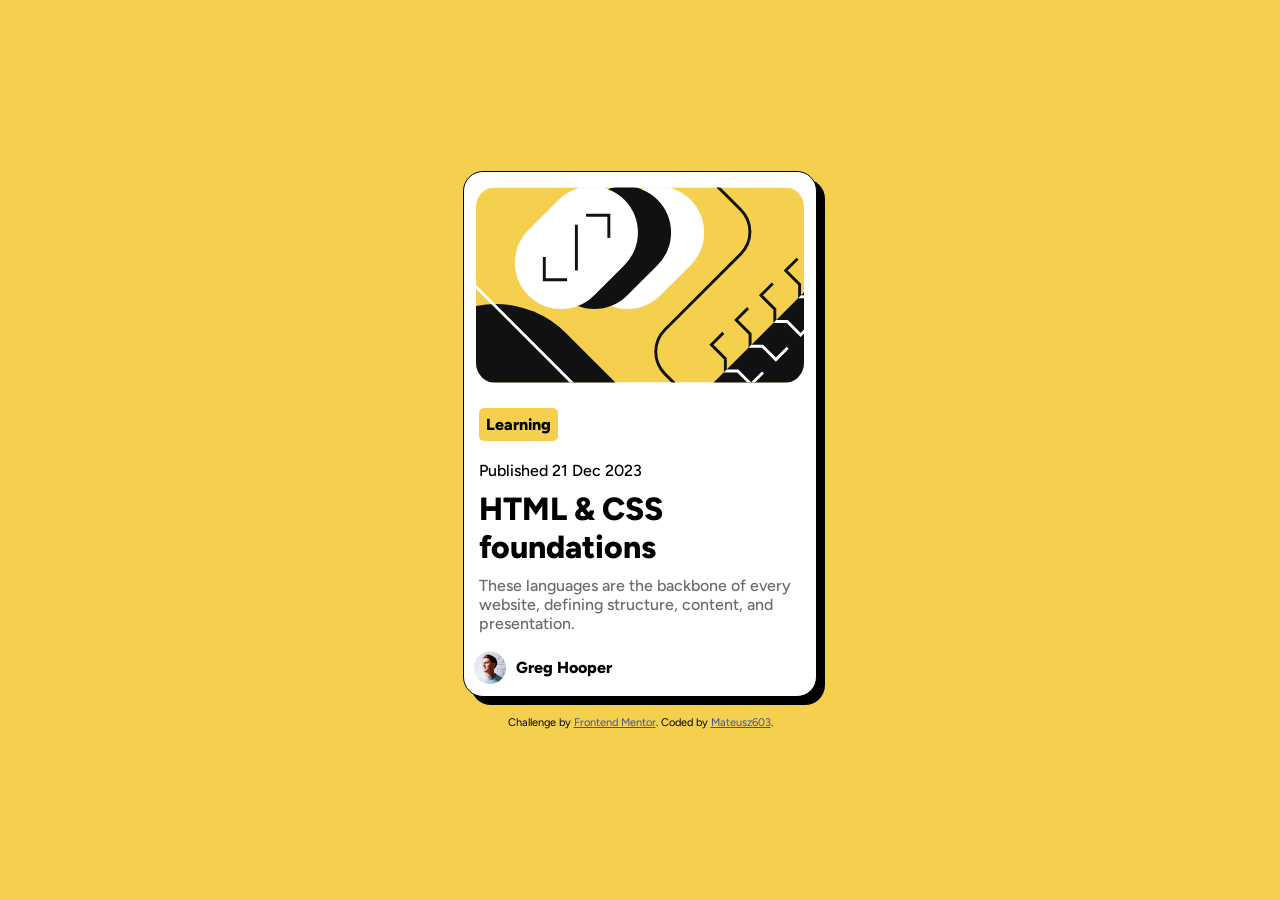
<file: index.html>
<!DOCTYPE html>
<html lang="en">
<head>
  <meta charset="UTF-8">
  <meta name="viewport" content="width=device-width, initial-scale=1.0"> <!-- displays site properly based on user's device -->
  <link rel="preconnect" href="https://fonts.googleapis.com">
  <link rel="preconnect" href="https://fonts.gstatic.com" crossorigin>
  <link href="https://fonts.googleapis.com/css2?family=Figtree:ital,wght@0,300..900;1,300..900&family=Outfit:wght@100..900&display=swap" rel="stylesheet">
  <link rel="icon" type="image/png" sizes="32x32" href="./assets/images/favicon-32x32.png">
  <link rel="stylesheet" href="style.css">
  <title>Frontend Mentor | Blog preview card</title>
</head>
<body>
  <main>
    <img src="assets/images/illustration-article.svg" alt="illustration-article" class="banner">
    <p class="tag">Learning</p>
    <p class="date">Published 21 Dec 2023</p>
    <h1>HTML & CSS foundations</h1>
    <p class="description">These languages are the backbone of every website, defining structure, content, and presentation.</p>
    <section class="profile">
    <img src="assets/images/image-avatar.webp" alt="profile-picture" class="profile-picture">
    <p class="profile-name">Greg Hooper</p>
    </section>
  </main>
  <br>
  <footer class="attribution">
    Challenge by <a href="https://www.frontendmentor.io?ref=challenge">Frontend Mentor</a>. 
    Coded by <a href="https://github.com/Mateusz603">Mateusz603</a>.
  </footer>
</body>
</html>
</file>
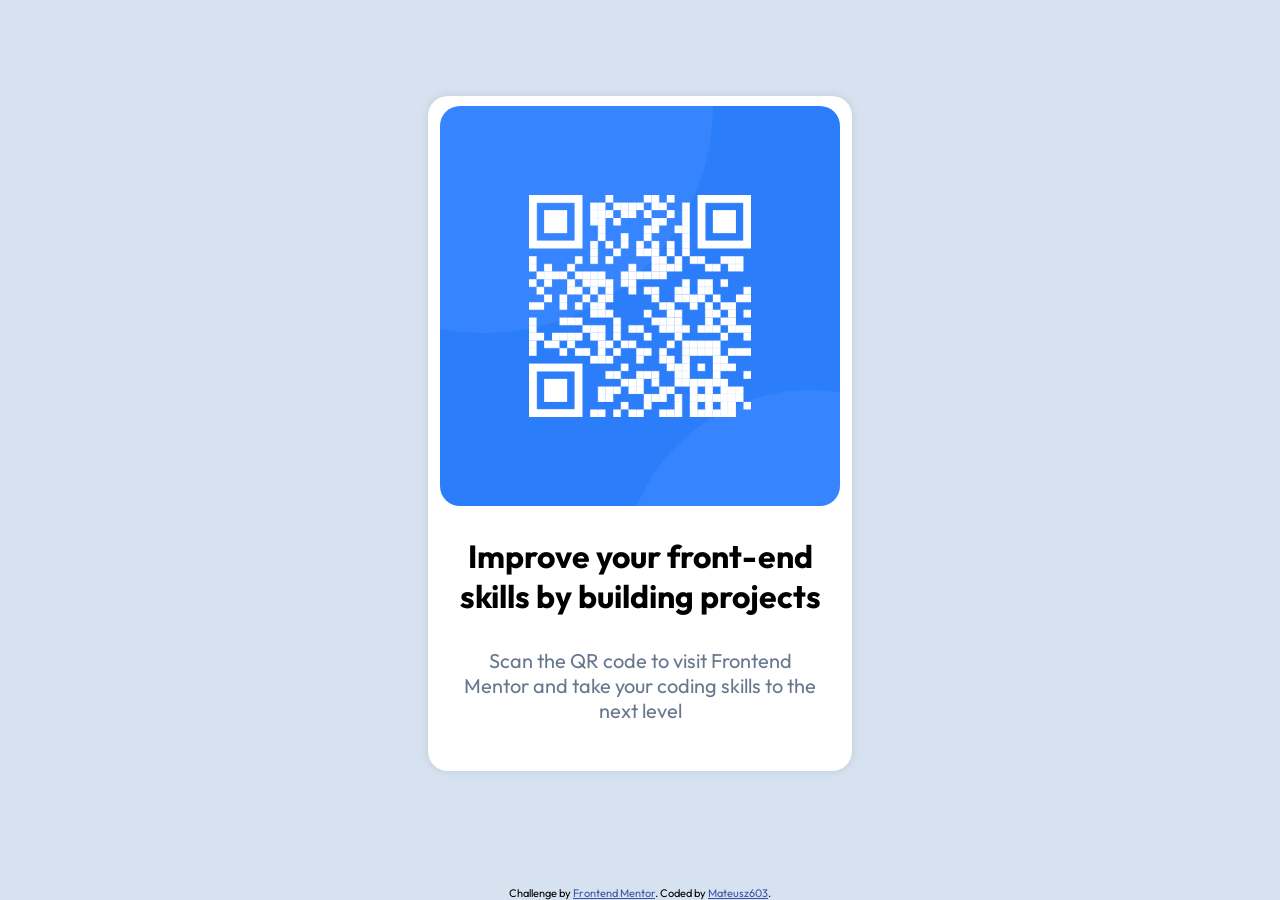
<file: projects/qr-code-component-main/index.html>
<!DOCTYPE html>
<html lang="en">
<head>
  <meta charset="UTF-8">
  <meta name="viewport" content="width=device-width, initial-scale=1.0"> <!-- displays site properly based on user's device -->

  <link rel="icon" type="image/png" sizes="32x32" href="./images/favicon-32x32.png">
  <link rel="preconnect" href="https://fonts.googleapis.com">
  <link rel="preconnect" href="https://fonts.gstatic.com" crossorigin>
  <link href="https://fonts.googleapis.com/css2?family=Outfit:wght@100..900&display=swap" rel="stylesheet">
  
  <title>Frontend Mentor | QR code component</title>

  <!-- Feel free to remove these styles or customise in your own stylesheet 👍 -->
  <style>
    body{
      background-color: hsl(212, 45%, 89%);
      font-family: "Outfit", sans-serif;
      font-optical-sizing: auto;
      text-align: center;
      margin: 0;                 
      display: flex;             
      justify-content: center;   
      align-items: center;       
      min-height: 100vh; 
      flex-direction: column;        
    }
    body p{
      font-size: 1rem;
    }
    main{
      background-color: white;
      border-radius: 20px;
      width: 26.5rem;
      margin: auto;
      padding-bottom: 1rem;
      box-shadow: 0px 0px 10px rgba(0, 0, 0, 0.1);
      justify-content: center;
      align-items: center;
    }
    main h1{
      font-weight: 700;
      margin: 1rem;
    }
    main p{
      font-weight: 400;
      margin: 2rem;
      color: hsl(216, 15%, 48%);
      font-size: 1.25rem;
    }
    img{
      height: 25rem;
      width: auto;
      border-radius: 1.25rem;
      margin: 0.625rem;
    }
    .attribution{
      font-size: 0.6875rem; 
      text-align: center;
      width: 100%;
    }
    .attribution a{
      color: hsl(228, 45%, 44%); 
    }
  </style>
</head>
<body>
  <main>
    <img src="images/image-qr-code.png" alt="qr code">
    <h1>Improve your front-end skills by building projects</h1>
    
    <p>Scan the QR code to visit Frontend Mentor and take your coding skills to the next level</p>
  </main>
  <br>
  <footer class="attribution">
    Challenge by <a href="https://www.frontendmentor.io?ref=challenge">Frontend Mentor</a>. 
    Coded by <a href="https://github.com/Mateusz603">Mateusz603</a>.
  </footer>
</body>
</html>
</file>
<file: style.css>
.attribution { font-size: 0.6875rem; text-align: center; }
.attribution a { color: hsl(228, 45%, 44%); }
*{
    font-family: 'Figtree';
    margin: 0;
}
body{
    background-color: hsl(47, 88%, 63%);
    display: flex;
    flex-direction: column;
    justify-content: center;
    align-items: center;       
    min-height: 100vh; 
}
main{
    background-color: white;
    width: 22rem;
    height: 32.8rem;
    border: 1px black solid;
    border-radius: 20px;
    box-shadow: 8px 8px 0px black;
    
}
.banner{
    width: 20.5rem;
    height: auto;
    border-radius: 20px;
    margin: 15px;
    display: block;
    margin-left: auto;
    margin-right: auto;
}
.tag{
    font-weight: 800;
    background-color: hsl(47, 88%, 63%);
    padding: 7px;
    border-radius: 5px;
    display: inline-block;
    margin: 10px 15px;
}
.date{
    font-weight: 500;
    margin: 10px 15px;
}
main h1{
    font-weight: 800;
    margin: 10px 15px;
}
.description{
    margin: 10px 15px;
    color: hsl(0, 0%, 42%);
    font-weight: 500;
}
p{
    font-size: 16px;
}
.profile{
    display: flex;
    align-items: center;
    margin-top: 15px;
}
.profile-picture{
    margin-left: 10px;
    width: 2rem;
    height: auto;
}
.profile-name{
    font-weight: 800;
    margin: 10px;
}
</file>
